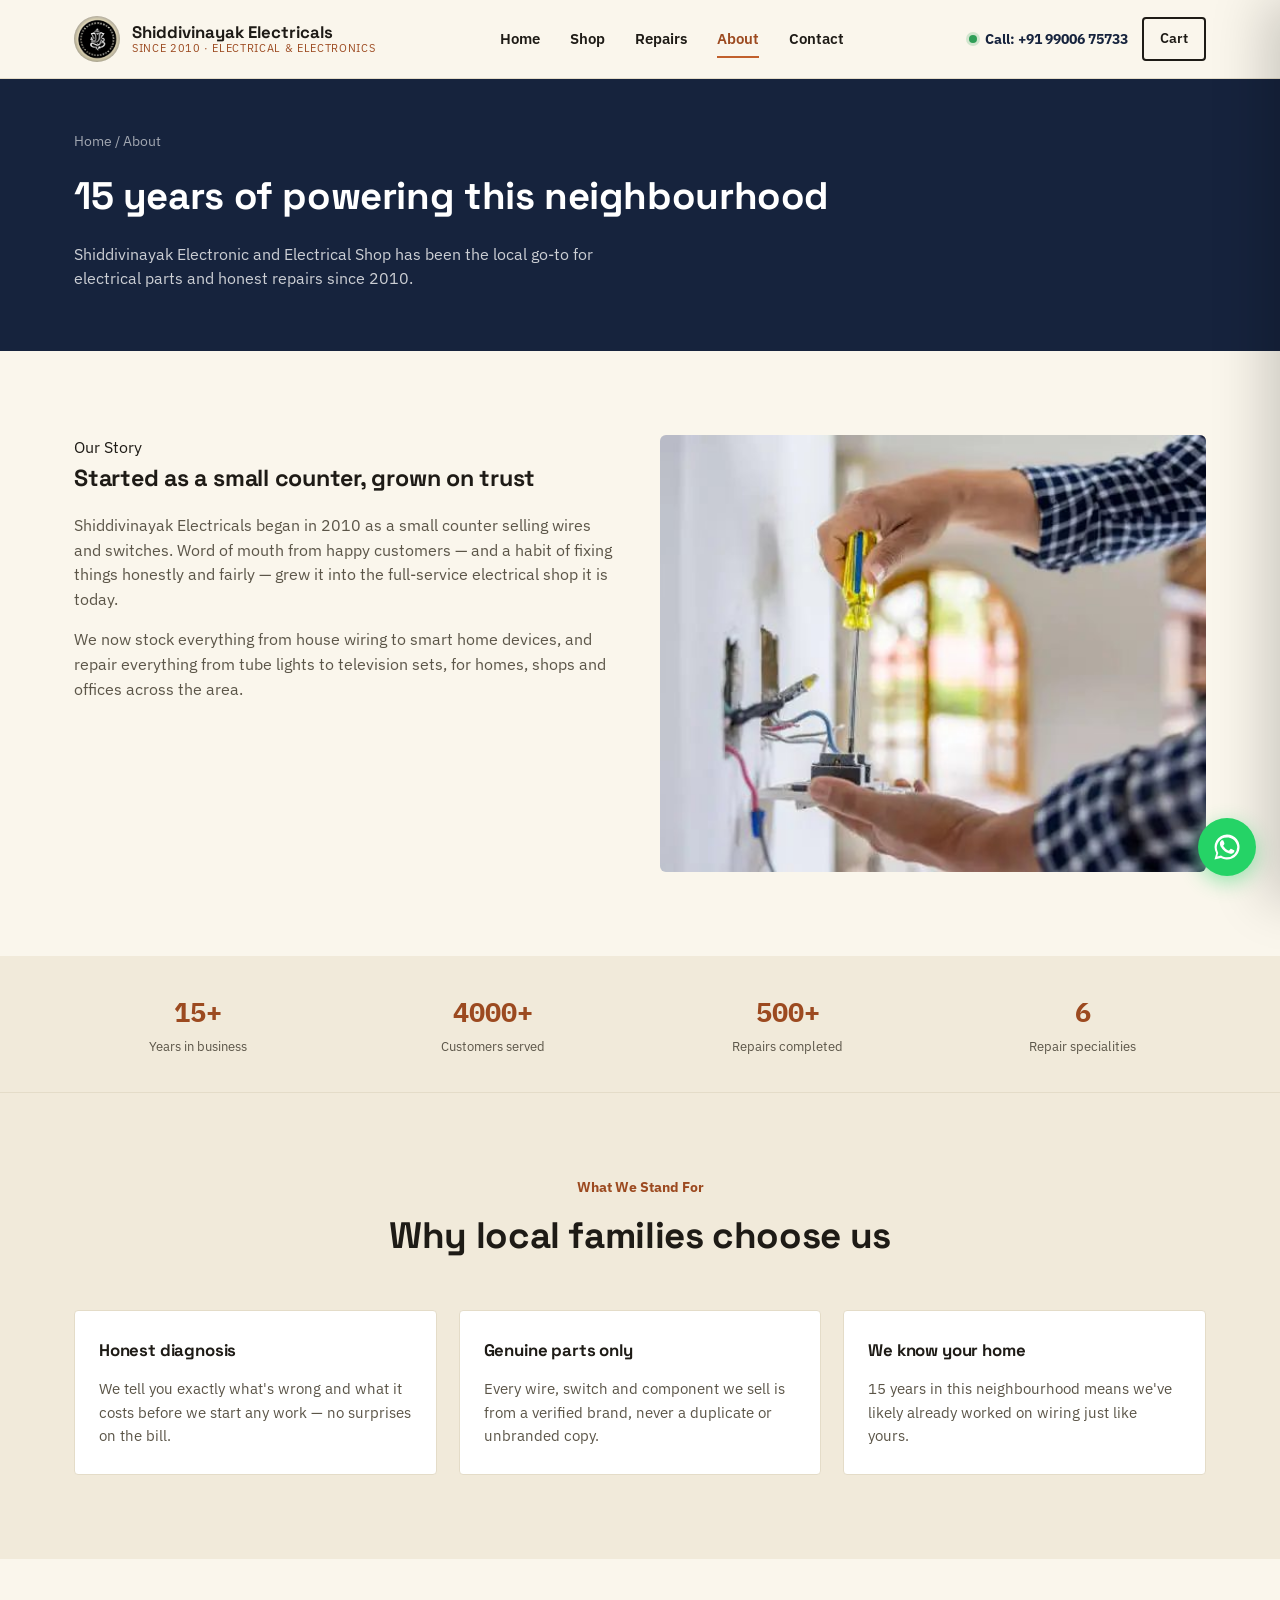
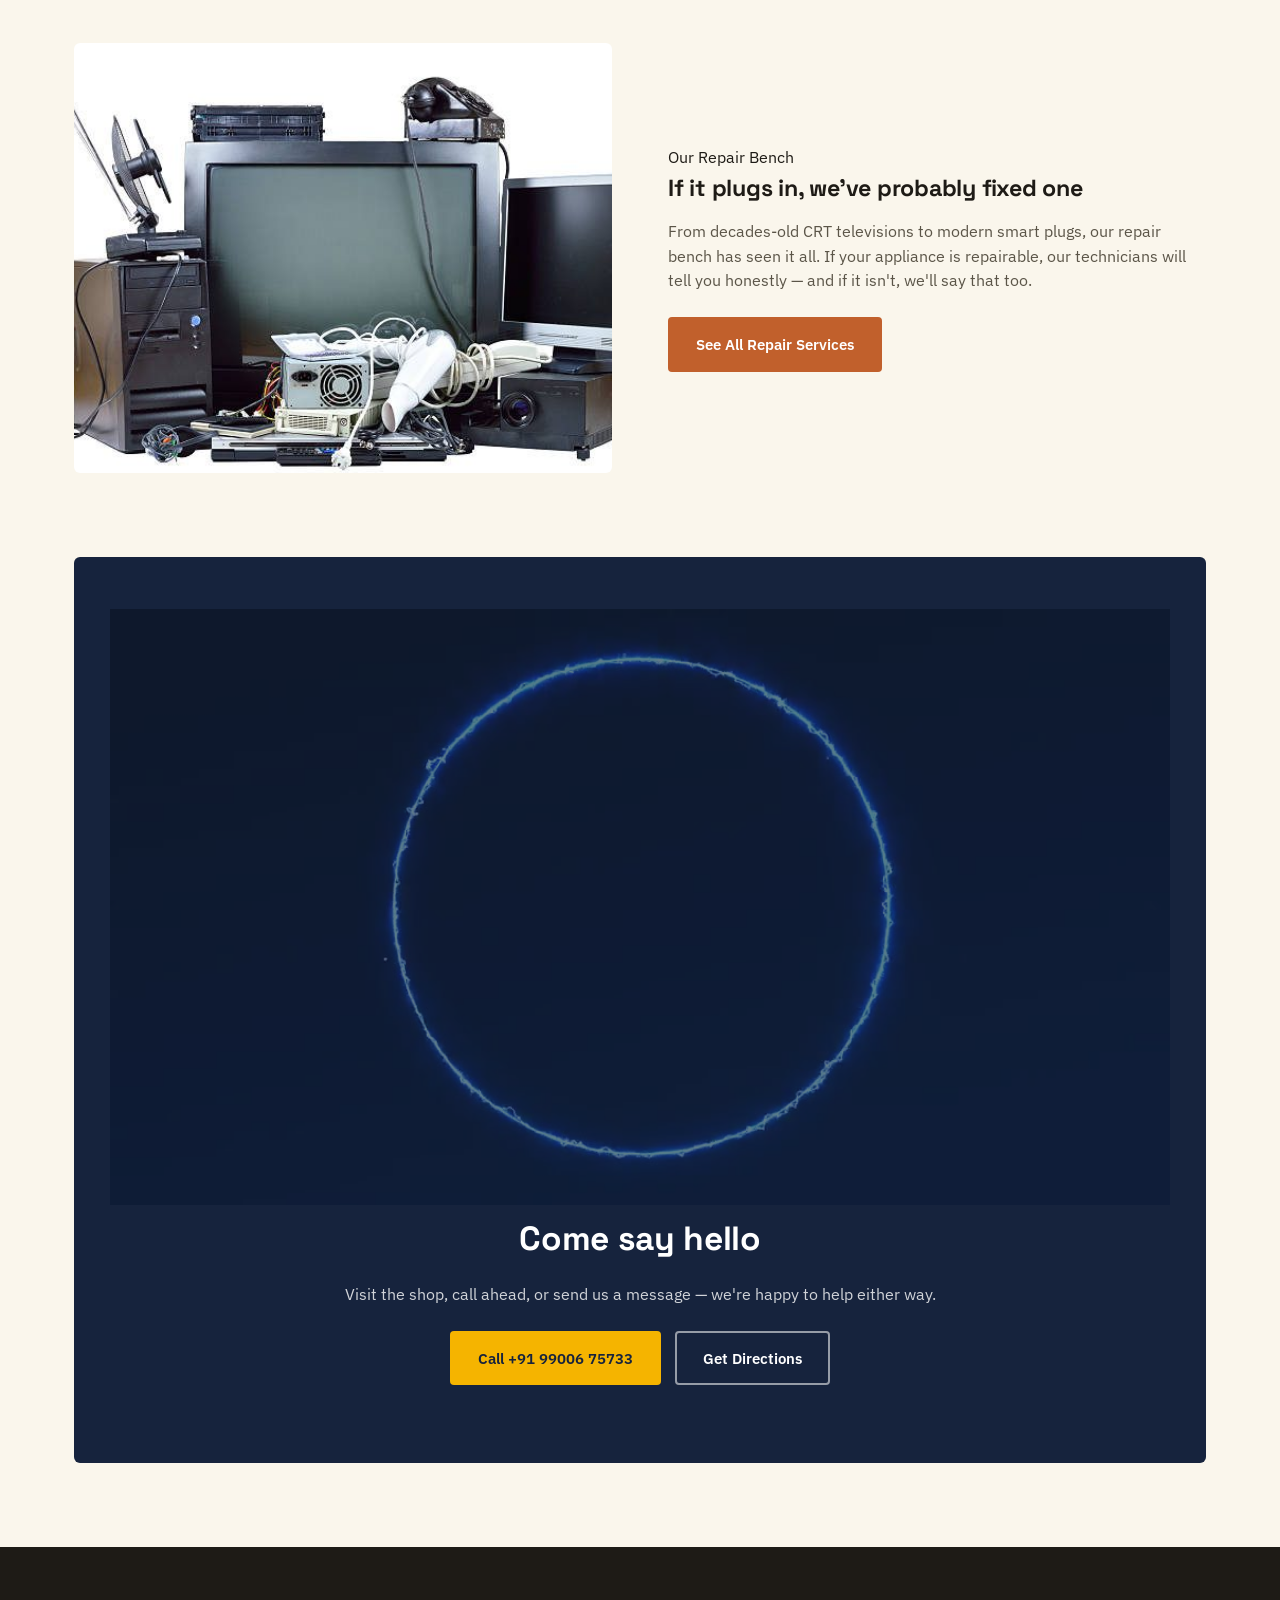
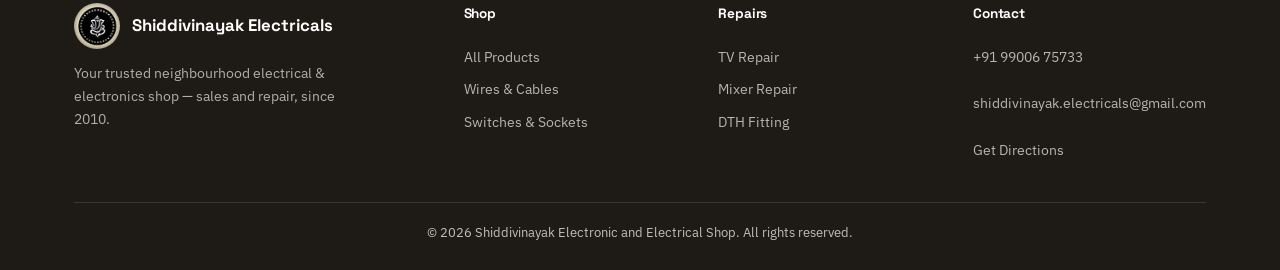
<file: about.html>
<!DOCTYPE html>
<html lang="en">
<head>
<meta charset="UTF-8">
<meta name="viewport" content="width=device-width, initial-scale=1.0">
<title>About Us — Shiddivinayak Electricals</title>
<meta name="description" content="Learn about Shiddivinayak Electricals, a local electrical and electronics shop serving customers in Karnataka since 2010.">
<meta name="author" content="Shiddivinayak Electricals">
<meta name="robots" content="index,follow,max-image-preview:large,max-snippet:-1,max-video-preview:-1">
<meta name="geo.region" content="IN-KA">
<meta name="geo.placename" content="Solapur, Karnataka">
<meta name="geo.position" content="16.269445;74.440237">
<meta name="ICBM" content="16.269445, 74.440237">
<meta property="og:title" content="About Us — Shiddivinayak Electricals">
<meta property="og:description" content="Learn about Shiddivinayak Electricals, a local electrical and electronics shop serving customers in Karnataka since 2010.">
<meta property="og:site_name" content="Shiddivinayak Electricals">
<meta property="og:type" content="website">
<meta property="og:image" content="images/hero-poster.jpg">
<meta name="twitter:card" content="summary_large_image">
<meta name="twitter:image" content="images/hero-poster.jpg">
<link rel="manifest" href="site.webmanifest">
<link rel="preconnect" href="https://fonts.googleapis.com">
<link href="https://fonts.googleapis.com/css2?family=Space+Grotesk:wght@500;700&family=IBM+Plex+Sans:wght@400;500;600;700&family=IBM+Plex+Mono:wght@500;600&display=swap" rel="stylesheet">
<link rel="stylesheet" href="css/style.css">
</head>
<body>

<header class="site-header">
  <div class="container nav">
    <a href="index.html" class="brand">
      <img src="images/ganesh2.jpg" alt="Shiddivinayak Electricals emblem">
      <span class="brand-text"><span class="name">Shiddivinayak Electricals</span><span class="tagline">SINCE 2010 · ELECTRICAL &amp; ELECTRONICS</span></span>
    </a>
    <nav class="nav-links">
      <a href="index.html">Home</a>
      <a href="shop.html">Shop</a>
      <a href="repairs.html">Repairs</a>
      <a href="about.html" class="active">About</a>
      <a href="contact.html">Contact</a>
    </nav>
    <div class="nav-right">
      <a href="tel:+919900675733" class="call-chip"><span class="dot"></span>Call: +91 99006 75733</a>
      <a href="cart.html" class="btn btn-outline btn-sm">Cart</a>
      <button class="nav-toggle" aria-label="Open menu"><span></span><span></span><span></span></button>
    </div>
  </div>
</header>

<div class="scrim"></div>
<aside class="mobile-menu">
  <div class="mobile-menu-head">
    <span class="brand"><img src="images/ganesh2.jpg" alt=""><span class="brand-text"><span class="name">Shiddivinayak</span></span></span>
    <button class="mobile-menu-close" aria-label="Close menu">✕</button>
  </div>
  <a href="index.html">Home</a>
  <a href="shop.html">Shop</a>
  <a href="repairs.html">Repairs</a>
  <a href="about.html" class="active">About</a>
  <a href="contact.html">Contact</a>
  <a href="user-login.html">Login</a>
  <div style="margin-top:22px;"><a href="tel:+919900675733" class="btn btn-copper btn-block">Call Now</a></div>
</aside>

<div class="page-header">
  <div class="container">
    <div class="breadcrumb"><a href="index.html">Home</a> / About</div>
    <h1>15 years of powering this neighbourhood</h1>
    <p>Shiddivinayak Electronic and Electrical Shop has been the local go-to for electrical parts and honest repairs since 2010.</p>
  </div>
</div>

<section>
  <div class="container grid-2">
    <div>
      <span class="kicker">Our Story</span>
      <h2>Started as a small counter, grown on trust</h2>
      <p style="color:var(--ink-soft);margin-top:16px;">Shiddivinayak Electricals began in 2010 as a small counter selling wires and switches. Word of mouth from happy customers — and a habit of fixing things honestly and fairly — grew it into the full-service electrical shop it is today.</p>
      <p style="color:var(--ink-soft);margin-top:14px;">We now stock everything from house wiring to smart home devices, and repair everything from tube lights to television sets, for homes, shops and offices across the area.</p>
    </div>
    <div>
      <img src="images/electrician.jpg" alt="Electrician at work" style="border-radius:6px;width:100%;aspect-ratio:4/3.2;object-fit:cover;">
    </div>
  </div>
</section>

<div class="stats-strip">
  <div class="container stats-grid">
    <div class="stat"><b>15+</b><span>Years in business</span></div>
    <div class="stat"><b>4000+</b><span>Customers served</span></div>
    <div class="stat"><b>500+</b><span>Repairs completed</span></div>
    <div class="stat"><b>6</b><span>Repair specialities</span></div>
  </div>
</div>

<section class="bg-deep">
  <div class="container">
    <div class="section-head center">
      <span class="kicker">What We Stand For</span>
      <h2>Why local families choose us</h2>
    </div>
    <div class="repair-grid">
      <div class="repair-card">
        <h3>Honest diagnosis</h3>
        <p>We tell you exactly what's wrong and what it costs before we start any work — no surprises on the bill.</p>
      </div>
      <div class="repair-card">
        <h3>Genuine parts only</h3>
        <p>Every wire, switch and component we sell is from a verified brand, never a duplicate or unbranded copy.</p>
      </div>
      <div class="repair-card">
        <h3>We know your home</h3>
        <p>15 years in this neighbourhood means we've likely already worked on wiring just like yours.</p>
      </div>
    </div>
  </div>
</section>

<section>
  <div class="container feature-split">
    <div><img src="images/elec.jpg" alt="Old appliances awaiting repair"></div>
    <div>
      <span class="kicker">Our Repair Bench</span>
      <h2>If it plugs in, we've probably fixed one</h2>
      <p style="color:var(--ink-soft);margin-top:12px;">From decades-old CRT televisions to modern smart plugs, our repair bench has seen it all. If your appliance is repairable, our technicians will tell you honestly — and if it isn't, we'll say that too.</p>
      <div style="margin-top:24px;"><a href="repairs.html" class="btn btn-copper">See All Repair Services</a></div>
    </div>
  </div>
</section>

<div class="container cta-wrap">
  <div class="cta-band">
    <video class="cta-band-video" autoplay muted loop playsinline poster="images/spark-poster.jpg">
      <source src="videos/spark-ring.mp4" type="video/mp4">
    </video>
    <h2>Come say hello</h2>
    <p>Visit the shop, call ahead, or send us a message — we're happy to help either way.</p>
    <div class="hero-actions">
      <a href="tel:+919900675733" class="btn btn-voltage">Call +91 99006 75733</a>
      <a href="https://www.google.com/maps/dir/?api=1&destination=16.269445,74.440237" target="_blank" rel="noopener" class="btn btn-outline-light">Get Directions</a>
    </div>
  </div>
</div>

<footer>
  <div class="container">
    <div class="footer-grid">
      <div class="footer-brand">
        <span class="brand"><img src="images/ganesh2.jpg" alt=""><span class="brand-text"><span class="name">Shiddivinayak Electricals</span></span></span>
        <p>Your trusted neighbourhood electrical &amp; electronics shop — sales and repair, since 2010.</p>
      </div>
      <div class="footer-col"><h4>Shop</h4><a href="shop.html">All Products</a><a href="shop.html">Wires &amp; Cables</a><a href="shop.html">Switches &amp; Sockets</a></div>
      <div class="footer-col"><h4>Repairs</h4><a href="repairs.html">TV Repair</a><a href="repairs.html">Mixer Repair</a><a href="repairs.html#dth">DTH Fitting</a></div>
      <div class="footer-col"><h4>Contact</h4><p>+91 99006 75733</p><p>shiddivinayak.electricals@gmail.com</p><a href="https://www.google.com/maps/dir/?api=1&destination=16.269445,74.440237" target="_blank" rel="noopener">Get Directions</a></div>
    </div>
    <div class="footer-bottom">© 2026 Shiddivinayak Electronic and Electrical Shop. All rights reserved.</div>
  </div>
</footer>

<a href="https://wa.me/919900675733?text=Hi%2C%20I%20have%20an%20enquiry%20from%20your%20website" class="whatsapp-float" aria-label="Chat on WhatsApp" target="_blank" rel="noopener">
  <svg viewBox="0 0 24 24" fill="currentColor"><path d="M17.5 14.4c-.3-.1-1.7-.9-2-.9-.3-.1-.5-.1-.7.1-.2.3-.8.9-1 1.1-.2.2-.3.2-.6.1-.3-.1-1.3-.5-2.4-1.5-.9-.8-1.5-1.8-1.7-2.1-.2-.3 0-.5.1-.6.1-.1.3-.3.4-.5.1-.2.2-.3.3-.5.1-.2 0-.4 0-.5C10 9 9.4 7.6 9.1 7c-.2-.5-.4-.4-.6-.4h-.5c-.2 0-.5.1-.7.3-.3.3-1 1-1 2.4s1 2.8 1.2 3c.1.2 2 3.1 4.9 4.3.7.3 1.2.5 1.6.6.7.2 1.3.2 1.8.1.5-.1 1.7-.7 1.9-1.3.2-.7.2-1.2.2-1.3-.1-.1-.3-.2-.6-.3Z"/><path d="M12 2a10 10 0 0 0-8.6 15L2 22l5.1-1.3A10 10 0 1 0 12 2Zm0 18.2c-1.6 0-3.1-.4-4.5-1.2l-.3-.2-3 .8.8-2.9-.2-.3A8.2 8.2 0 1 1 20.2 12 8.2 8.2 0 0 1 12 20.2Z"/></svg>
</a>
<script src="js/main.js"></script>
</body>
</html>
</file>
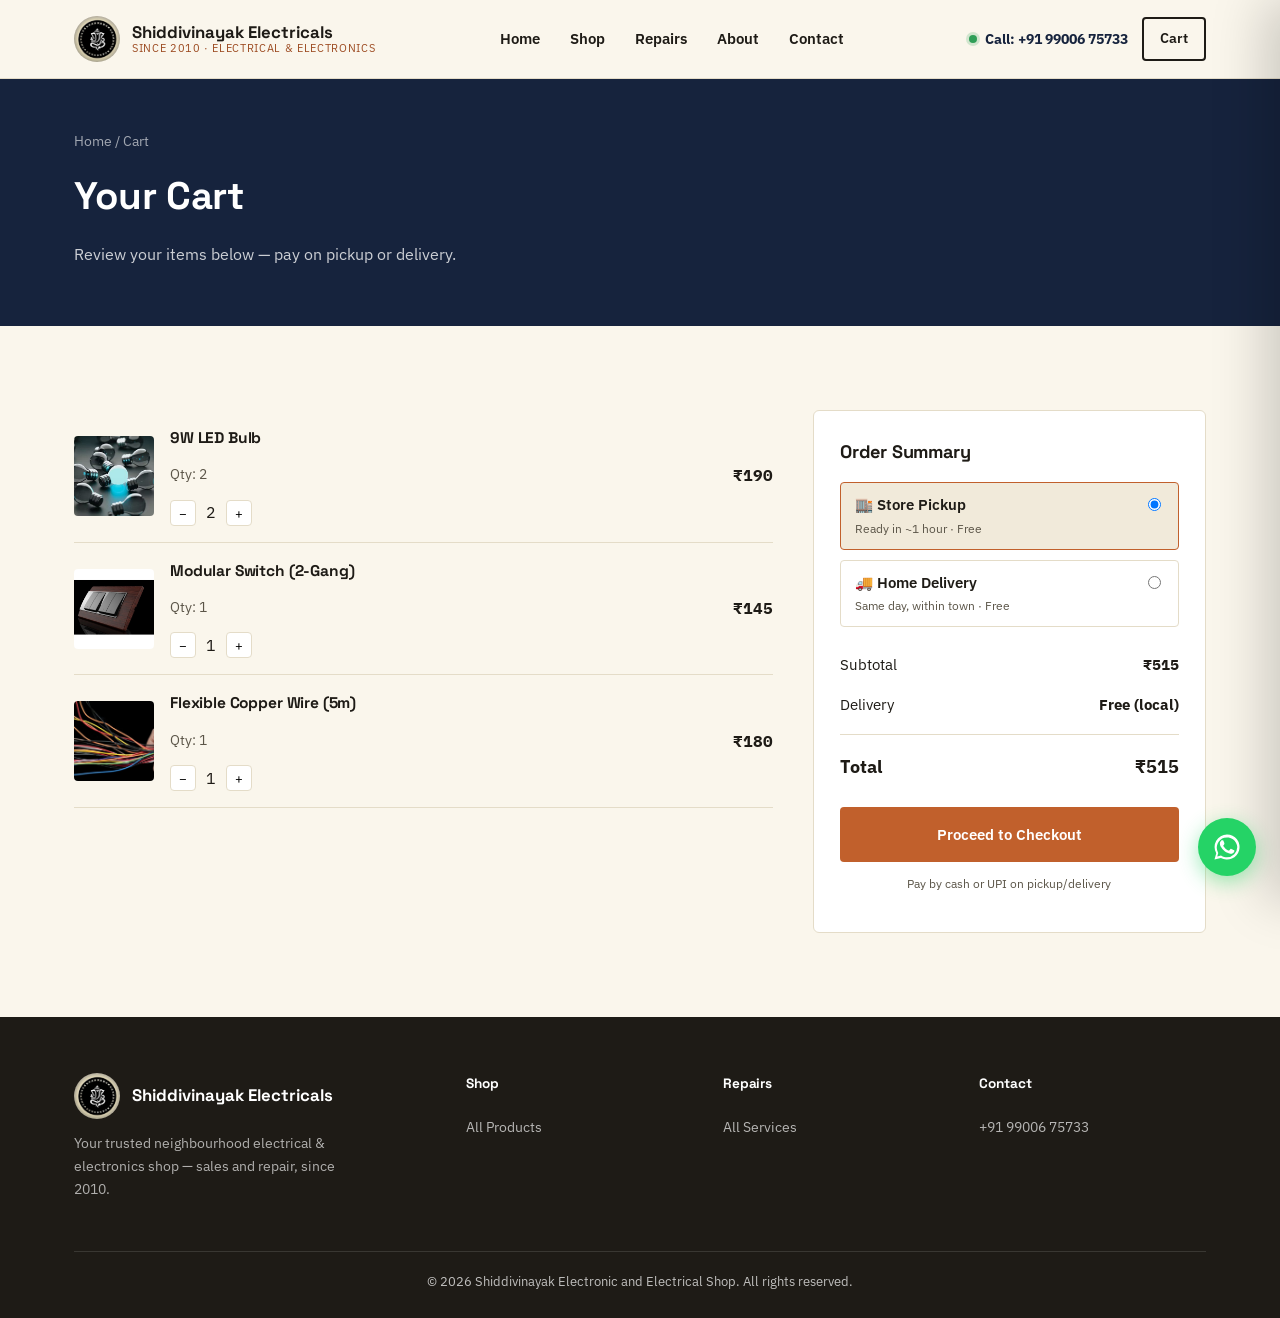
<file: cart.html>
<!DOCTYPE html>
<html lang="en">
<head>
<meta charset="UTF-8">
<meta name="viewport" content="width=device-width, initial-scale=1.0">
<title>Your Cart — Shiddivinayak Electricals</title>
<meta name="description" content="Review your selected products from Shiddivinayak Electricals.">
<meta name="author" content="Shiddivinayak Electricals">
<meta name="robots" content="noindex,nofollow,max-image-preview:large,max-snippet:-1,max-video-preview:-1">
<meta name="geo.region" content="IN-KA">
<meta name="geo.placename" content="Solapur, Karnataka">
<meta name="geo.position" content="16.269445;74.440237">
<meta name="ICBM" content="16.269445, 74.440237">
<meta property="og:title" content="Your Cart — Shiddivinayak Electricals">
<meta property="og:description" content="Review your selected products from Shiddivinayak Electricals.">
<meta property="og:site_name" content="Shiddivinayak Electricals">
<meta property="og:type" content="website">
<meta property="og:image" content="images/hero-poster.jpg">
<meta name="twitter:card" content="summary_large_image">
<meta name="twitter:image" content="images/hero-poster.jpg">
<link rel="manifest" href="site.webmanifest">
<link rel="preconnect" href="https://fonts.googleapis.com">
<link href="https://fonts.googleapis.com/css2?family=Space+Grotesk:wght@500;700&family=IBM+Plex+Sans:wght@400;500;600;700&family=IBM+Plex+Mono:wght@500;600&display=swap" rel="stylesheet">
<link rel="stylesheet" href="css/style.css">
</head>
<body>

<header class="site-header">
  <div class="container nav">
    <a href="index.html" class="brand">
      <img src="images/ganesh2.jpg" alt="Shiddivinayak Electricals emblem">
      <span class="brand-text"><span class="name">Shiddivinayak Electricals</span><span class="tagline">SINCE 2010 · ELECTRICAL &amp; ELECTRONICS</span></span>
    </a>
    <nav class="nav-links">
      <a href="index.html">Home</a>
      <a href="shop.html">Shop</a>
      <a href="repairs.html">Repairs</a>
      <a href="about.html">About</a>
      <a href="contact.html">Contact</a>
    </nav>
    <div class="nav-right">
      <a href="tel:+919900675733" class="call-chip"><span class="dot"></span>Call: +91 99006 75733</a>
      <a href="cart.html" class="btn btn-outline btn-sm">Cart</a>
      <button class="nav-toggle" aria-label="Open menu"><span></span><span></span><span></span></button>
    </div>
  </div>
</header>

<div class="scrim"></div>
<aside class="mobile-menu">
  <div class="mobile-menu-head">
    <span class="brand"><img src="images/ganesh2.jpg" alt=""><span class="brand-text"><span class="name">Shiddivinayak</span></span></span>
    <button class="mobile-menu-close" aria-label="Close menu">✕</button>
  </div>
  <a href="index.html">Home</a>
  <a href="shop.html">Shop</a>
  <a href="repairs.html">Repairs</a>
  <a href="about.html">About</a>
  <a href="contact.html">Contact</a>
  <a href="user-login.html">Login</a>
</aside>

<div class="page-header">
  <div class="container">
    <div class="breadcrumb"><a href="index.html">Home</a> / Cart</div>
    <h1>Your Cart</h1>
    <p>Review your items below — pay on pickup or delivery.</p>
  </div>
</div>

<section>
  <div class="container cart-layout">
    <div>
      <div class="cart-row">
        <img src="images/light.jpg" alt="LED Bulb">
        <div>
          <h4>9W LED Bulb</h4>
          <p class="muted">Qty: 2</p>
          <div class="qty-box"><button>−</button><span>2</span><button>+</button></div>
        </div>
        <div style="text-align:right;"><strong style="font-family:var(--mono);">₹190</strong></div>
      </div>
      <div class="cart-row">
        <img src="images/switch.jpg" alt="3-Pin Switch">
        <div>
          <h4>Modular Switch (2-Gang)</h4>
          <p class="muted">Qty: 1</p>
          <div class="qty-box"><button>−</button><span>1</span><button>+</button></div>
        </div>
        <div style="text-align:right;"><strong style="font-family:var(--mono);">₹145</strong></div>
      </div>
      <div class="cart-row">
        <img src="images/wires.jpg" alt="Flexible Copper Wire">
        <div>
          <h4>Flexible Copper Wire (5m)</h4>
          <p class="muted">Qty: 1</p>
          <div class="qty-box"><button>−</button><span>1</span><button>+</button></div>
        </div>
        <div style="text-align:right;"><strong style="font-family:var(--mono);">₹180</strong></div>
      </div>
    </div>

    <aside class="cart-summary">
      <h3 style="margin-bottom:16px;">Order Summary</h3>

      <div class="delivery-toggle">
        <label class="delivery-option active">
          <input type="radio" name="delivery" value="pickup" checked onchange="setDeliveryMode(this)">
          <span class="opt-title">🏬 Store Pickup</span>
          <span class="opt-sub">Ready in ~1 hour · Free</span>
        </label>
        <label class="delivery-option">
          <input type="radio" name="delivery" value="delivery" onchange="setDeliveryMode(this)">
          <span class="opt-title">🚚 Home Delivery</span>
          <span class="opt-sub">Same day, within town · Free</span>
        </label>
      </div>

      <div class="row"><span>Subtotal</span><b style="font-family:var(--mono);">₹515</b></div>
      <div class="row"><span>Delivery</span><b id="deliveryFee">Free (local)</b></div>
      <hr>
      <div class="row total"><span>Total</span><b style="font-family:var(--mono);">₹515</b></div>
      <a href="contact.html" class="btn btn-copper btn-block" style="margin-top:18px;">Proceed to Checkout</a>
      <p style="font-size:.78rem;color:var(--ink-soft);margin-top:12px;text-align:center;">Pay by cash or UPI on pickup/delivery</p>
    </aside>
  </div>
</section>

<footer>
  <div class="container">
    <div class="footer-grid">
      <div class="footer-brand">
        <span class="brand"><img src="images/ganesh2.jpg" alt=""><span class="brand-text"><span class="name">Shiddivinayak Electricals</span></span></span>
        <p>Your trusted neighbourhood electrical &amp; electronics shop — sales and repair, since 2010.</p>
      </div>
      <div class="footer-col"><h4>Shop</h4><a href="shop.html">All Products</a></div>
      <div class="footer-col"><h4>Repairs</h4><a href="repairs.html">All Services</a></div>
      <div class="footer-col"><h4>Contact</h4><p>+91 99006 75733</p></div>
    </div>
    <div class="footer-bottom">© 2026 Shiddivinayak Electronic and Electrical Shop. All rights reserved.</div>
  </div>
</footer>

<a href="https://wa.me/919900675733?text=Hi%2C%20I%20have%20an%20enquiry%20from%20your%20website" class="whatsapp-float" aria-label="Chat on WhatsApp" target="_blank" rel="noopener">
  <svg viewBox="0 0 24 24" fill="currentColor"><path d="M17.5 14.4c-.3-.1-1.7-.9-2-.9-.3-.1-.5-.1-.7.1-.2.3-.8.9-1 1.1-.2.2-.3.2-.6.1-.3-.1-1.3-.5-2.4-1.5-.9-.8-1.5-1.8-1.7-2.1-.2-.3 0-.5.1-.6.1-.1.3-.3.4-.5.1-.2.2-.3.3-.5.1-.2 0-.4 0-.5C10 9 9.4 7.6 9.1 7c-.2-.5-.4-.4-.6-.4h-.5c-.2 0-.5.1-.7.3-.3.3-1 1-1 2.4s1 2.8 1.2 3c.1.2 2 3.1 4.9 4.3.7.3 1.2.5 1.6.6.7.2 1.3.2 1.8.1.5-.1 1.7-.7 1.9-1.3.2-.7.2-1.2.2-1.3-.1-.1-.3-.2-.6-.3Z"/><path d="M12 2a10 10 0 0 0-8.6 15L2 22l5.1-1.3A10 10 0 1 0 12 2Zm0 18.2c-1.6 0-3.1-.4-4.5-1.2l-.3-.2-3 .8.8-2.9-.2-.3A8.2 8.2 0 1 1 20.2 12 8.2 8.2 0 0 1 12 20.2Z"/></svg>
</a>
<script src="js/main.js"></script>
</body>
</html>
</file>
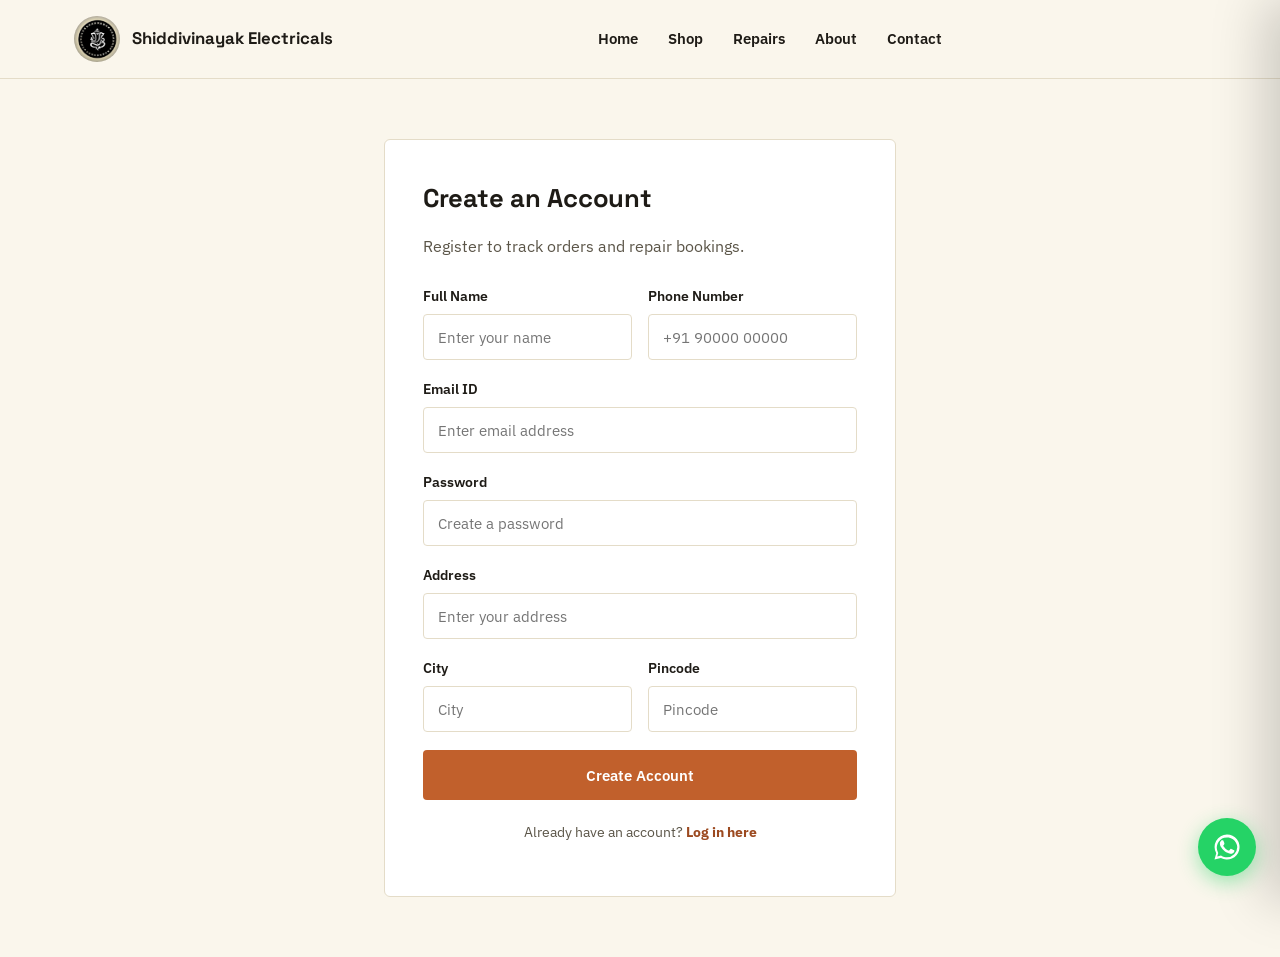
<file: registor.html>
<!DOCTYPE html>
<html lang="en">
<head>
<meta charset="UTF-8">
<meta name="viewport" content="width=device-width, initial-scale=1.0">
<title>Register — Shiddivinayak Electricals</title>
<meta name="description" content="Create an account with Shiddivinayak Electricals.">
<meta name="author" content="Shiddivinayak Electricals">
<meta name="robots" content="noindex,nofollow,max-image-preview:large,max-snippet:-1,max-video-preview:-1">
<meta name="geo.region" content="IN-KA">
<meta name="geo.placename" content="Solapur, Karnataka">
<meta name="geo.position" content="16.269445;74.440237">
<meta name="ICBM" content="16.269445, 74.440237">
<meta property="og:title" content="Register — Shiddivinayak Electricals">
<meta property="og:description" content="Create an account with Shiddivinayak Electricals.">
<meta property="og:site_name" content="Shiddivinayak Electricals">
<meta property="og:type" content="website">
<meta property="og:image" content="images/hero-poster.jpg">
<meta name="twitter:card" content="summary_large_image">
<meta name="twitter:image" content="images/hero-poster.jpg">
<link rel="manifest" href="site.webmanifest">
<link rel="preconnect" href="https://fonts.googleapis.com">
<link href="https://fonts.googleapis.com/css2?family=Space+Grotesk:wght@500;700&family=IBM+Plex+Sans:wght@400;500;600;700&family=IBM+Plex+Mono:wght@500;600&display=swap" rel="stylesheet">
<link rel="stylesheet" href="css/style.css">
</head>
<body>

<header class="site-header">
  <div class="container nav">
    <a href="index.html" class="brand">
      <img src="images/ganesh2.jpg" alt="Shiddivinayak Electricals emblem">
      <span class="brand-text"><span class="name">Shiddivinayak Electricals</span></span>
    </a>
    <nav class="nav-links">
      <a href="index.html">Home</a>
      <a href="shop.html">Shop</a>
      <a href="repairs.html">Repairs</a>
      <a href="about.html">About</a>
      <a href="contact.html">Contact</a>
    </nav>
    <div class="nav-right">
      <button class="nav-toggle" aria-label="Open menu"><span></span><span></span><span></span></button>
    </div>
  </div>
</header>

<div class="scrim"></div>
<aside class="mobile-menu">
  <div class="mobile-menu-head">
    <span class="brand"><img src="images/ganesh2.jpg" alt=""><span class="brand-text"><span class="name">Shiddivinayak</span></span></span>
    <button class="mobile-menu-close" aria-label="Close menu">✕</button>
  </div>
  <a href="index.html">Home</a>
  <a href="shop.html">Shop</a>
  <a href="repairs.html">Repairs</a>
  <a href="about.html">About</a>
  <a href="contact.html">Contact</a>
</aside>

<section style="padding:60px 0;">
  <div class="container" style="max-width:560px;">
    <div style="background:#fff;border:1px solid var(--line);border-radius:6px;padding:38px;">
      <h1 style="font-size:1.6rem;margin-bottom:6px;">Create an Account</h1>
      <p style="color:var(--ink-soft);margin-bottom:26px;">Register to track orders and repair bookings.</p>
      <form id="registerForm" data-demo-form data-success-message="Account created — you can now log in." onsubmit="setTimeout(()=>location.href='user-login.html',600)">
        <div class="grid-2" style="gap:16px;">
          <div class="field"><label for="fullname">Full Name</label><input type="text" id="fullname" placeholder="Enter your name" required></div>
          <div class="field"><label for="phone">Phone Number</label><input type="tel" id="phone" placeholder="+91 90000 00000" required></div>
        </div>
        <div class="field"><label for="email">Email ID</label><input type="email" id="email" placeholder="Enter email address" required></div>
        <div class="field"><label for="password2">Password</label><input type="password" id="password2" placeholder="Create a password" required></div>
        <div class="field"><label for="address">Address</label><input type="text" id="address" placeholder="Enter your address" required></div>
        <div class="grid-2" style="gap:16px;">
          <div class="field"><label for="city">City</label><input type="text" id="city" placeholder="City" required></div>
          <div class="field"><label for="pincode">Pincode</label><input type="text" id="pincode" placeholder="Pincode" required></div>
        </div>
        <button type="submit" class="btn btn-copper btn-block">Create Account</button>
      </form>
      <p class="auth-switch">Already have an account? <a href="user-login.html">Log in here</a></p>
    </div>
  </div>
</section>

<a href="https://wa.me/919900675733?text=Hi%2C%20I%20have%20an%20enquiry%20from%20your%20website" class="whatsapp-float" aria-label="Chat on WhatsApp" target="_blank" rel="noopener">
  <svg viewBox="0 0 24 24" fill="currentColor"><path d="M17.5 14.4c-.3-.1-1.7-.9-2-.9-.3-.1-.5-.1-.7.1-.2.3-.8.9-1 1.1-.2.2-.3.2-.6.1-.3-.1-1.3-.5-2.4-1.5-.9-.8-1.5-1.8-1.7-2.1-.2-.3 0-.5.1-.6.1-.1.3-.3.4-.5.1-.2.2-.3.3-.5.1-.2 0-.4 0-.5C10 9 9.4 7.6 9.1 7c-.2-.5-.4-.4-.6-.4h-.5c-.2 0-.5.1-.7.3-.3.3-1 1-1 2.4s1 2.8 1.2 3c.1.2 2 3.1 4.9 4.3.7.3 1.2.5 1.6.6.7.2 1.3.2 1.8.1.5-.1 1.7-.7 1.9-1.3.2-.7.2-1.2.2-1.3-.1-.1-.3-.2-.6-.3Z"/><path d="M12 2a10 10 0 0 0-8.6 15L2 22l5.1-1.3A10 10 0 1 0 12 2Zm0 18.2c-1.6 0-3.1-.4-4.5-1.2l-.3-.2-3 .8.8-2.9-.2-.3A8.2 8.2 0 1 1 20.2 12 8.2 8.2 0 0 1 12 20.2Z"/></svg>
</a>
<script src="js/main.js"></script>
</body>
</html>
</file>
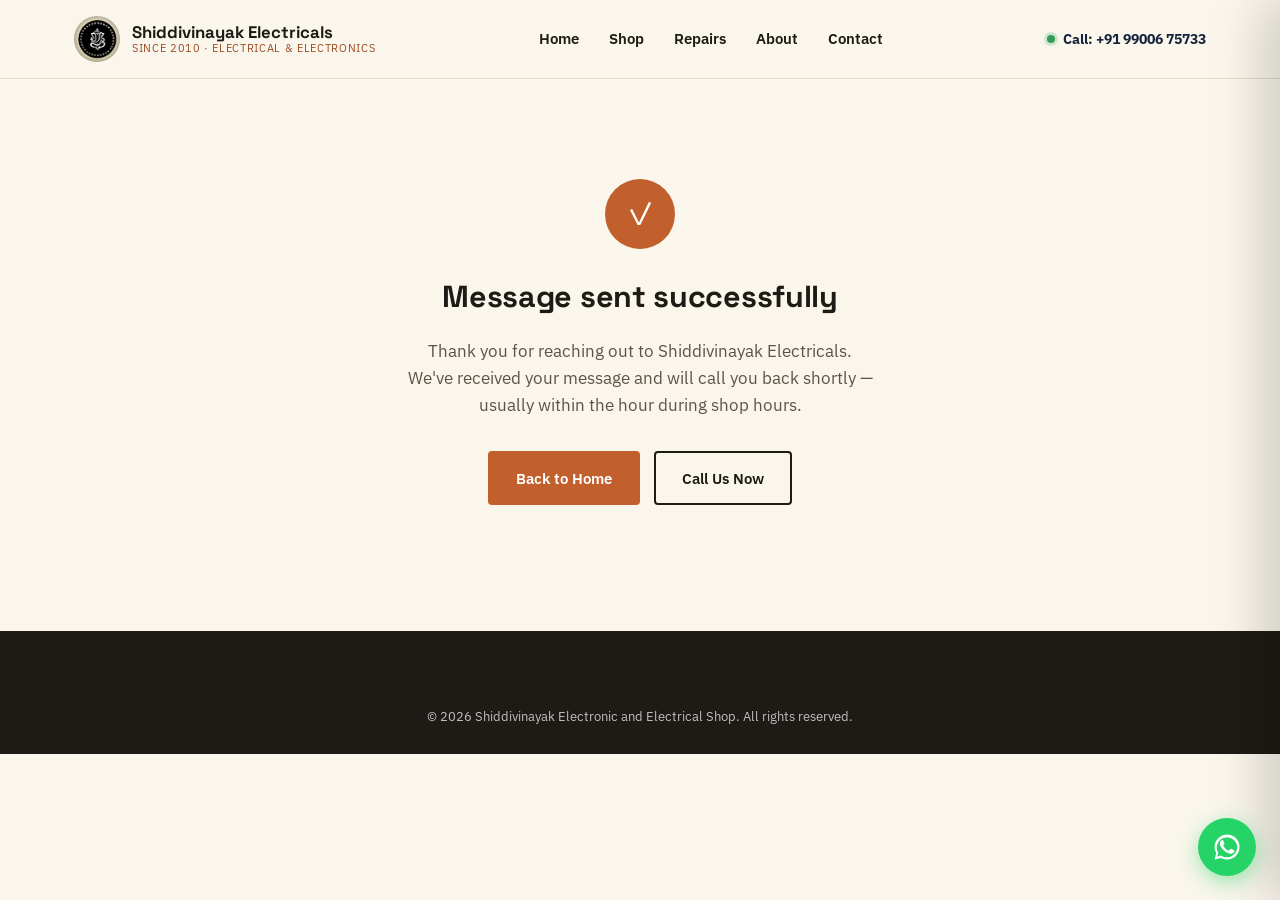
<file: thank-you.html>
<!DOCTYPE html>
<html lang="en">
<head>
<meta charset="UTF-8">
<meta name="viewport" content="width=device-width, initial-scale=1.0">
<title>Message Sent — Shiddivinayak Electricals</title>
<meta name="description" content="Thank you for contacting Shiddivinayak Electricals.">
<meta name="author" content="Shiddivinayak Electricals">
<meta name="robots" content="noindex,nofollow,max-image-preview:large,max-snippet:-1,max-video-preview:-1">
<meta name="geo.region" content="IN-KA">
<meta name="geo.placename" content="Solapur, Karnataka">
<meta name="geo.position" content="16.269445;74.440237">
<meta name="ICBM" content="16.269445, 74.440237">
<meta property="og:title" content="Message Sent — Shiddivinayak Electricals">
<meta property="og:description" content="Thank you for contacting Shiddivinayak Electricals.">
<meta property="og:site_name" content="Shiddivinayak Electricals">
<meta property="og:type" content="website">
<meta property="og:image" content="images/hero-poster.jpg">
<meta name="twitter:card" content="summary_large_image">
<meta name="twitter:image" content="images/hero-poster.jpg">
<link rel="manifest" href="site.webmanifest">
<link rel="preconnect" href="https://fonts.googleapis.com">
<link href="https://fonts.googleapis.com/css2?family=Space+Grotesk:wght@500;700&family=IBM+Plex+Sans:wght@400;500;600;700&family=IBM+Plex+Mono:wght@500;600&display=swap" rel="stylesheet">
<link rel="stylesheet" href="css/style.css">
</head>
<body>

<header class="site-header">
  <div class="container nav">
    <a href="index.html" class="brand">
      <img src="images/ganesh2.jpg" alt="Shiddivinayak Electricals emblem">
      <span class="brand-text"><span class="name">Shiddivinayak Electricals</span><span class="tagline">SINCE 2010 · ELECTRICAL &amp; ELECTRONICS</span></span>
    </a>
    <nav class="nav-links">
      <a href="index.html">Home</a>
      <a href="shop.html">Shop</a>
      <a href="repairs.html">Repairs</a>
      <a href="about.html">About</a>
      <a href="contact.html">Contact</a>
    </nav>
    <div class="nav-right">
      <a href="tel:+919900675733" class="call-chip"><span class="dot"></span>Call: +91 99006 75733</a>
      <button class="nav-toggle" aria-label="Open menu"><span></span><span></span><span></span></button>
    </div>
  </div>
</header>

<div class="scrim"></div>
<aside class="mobile-menu">
  <div class="mobile-menu-head">
    <span class="brand"><img src="images/ganesh2.jpg" alt=""><span class="brand-text"><span class="name">Shiddivinayak</span></span></span>
    <button class="mobile-menu-close" aria-label="Close menu">✕</button>
  </div>
  <a href="index.html">Home</a>
  <a href="shop.html">Shop</a>
  <a href="repairs.html">Repairs</a>
  <a href="about.html">About</a>
  <a href="contact.html">Contact</a>
</aside>

<section style="padding:100px 0;text-align:center;">
  <div class="container" style="max-width:520px;">
    <div style="width:70px;height:70px;border-radius:50%;background:var(--copper);color:#fff;display:flex;align-items:center;justify-content:center;font-size:2rem;margin:0 auto 24px;">✓</div>
    <h1 style="font-size:1.9rem;margin-bottom:14px;">Message sent successfully</h1>
    <p style="color:var(--ink-soft);font-size:1.05rem;margin-bottom:32px;">Thank you for reaching out to Shiddivinayak Electricals. We've received your message and will call you back shortly — usually within the hour during shop hours.</p>
    <div class="hero-actions" style="justify-content:center;">
      <a href="index.html" class="btn btn-copper">Back to Home</a>
      <a href="tel:+919900675733" class="btn btn-outline">Call Us Now</a>
    </div>
  </div>
</section>

<footer>
  <div class="container">
    <div class="footer-bottom">© 2026 Shiddivinayak Electronic and Electrical Shop. All rights reserved.</div>
  </div>
</footer>

<a href="https://wa.me/919900675733?text=Hi%2C%20I%20have%20an%20enquiry%20from%20your%20website" class="whatsapp-float" aria-label="Chat on WhatsApp" target="_blank" rel="noopener">
  <svg viewBox="0 0 24 24" fill="currentColor"><path d="M17.5 14.4c-.3-.1-1.7-.9-2-.9-.3-.1-.5-.1-.7.1-.2.3-.8.9-1 1.1-.2.2-.3.2-.6.1-.3-.1-1.3-.5-2.4-1.5-.9-.8-1.5-1.8-1.7-2.1-.2-.3 0-.5.1-.6.1-.1.3-.3.4-.5.1-.2.2-.3.3-.5.1-.2 0-.4 0-.5C10 9 9.4 7.6 9.1 7c-.2-.5-.4-.4-.6-.4h-.5c-.2 0-.5.1-.7.3-.3.3-1 1-1 2.4s1 2.8 1.2 3c.1.2 2 3.1 4.9 4.3.7.3 1.2.5 1.6.6.7.2 1.3.2 1.8.1.5-.1 1.7-.7 1.9-1.3.2-.7.2-1.2.2-1.3-.1-.1-.3-.2-.6-.3Z"/><path d="M12 2a10 10 0 0 0-8.6 15L2 22l5.1-1.3A10 10 0 1 0 12 2Zm0 18.2c-1.6 0-3.1-.4-4.5-1.2l-.3-.2-3 .8.8-2.9-.2-.3A8.2 8.2 0 1 1 20.2 12 8.2 8.2 0 0 1 12 20.2Z"/></svg>
</a>

<script src="js/main.js"></script>
</body>
</html>
</file>
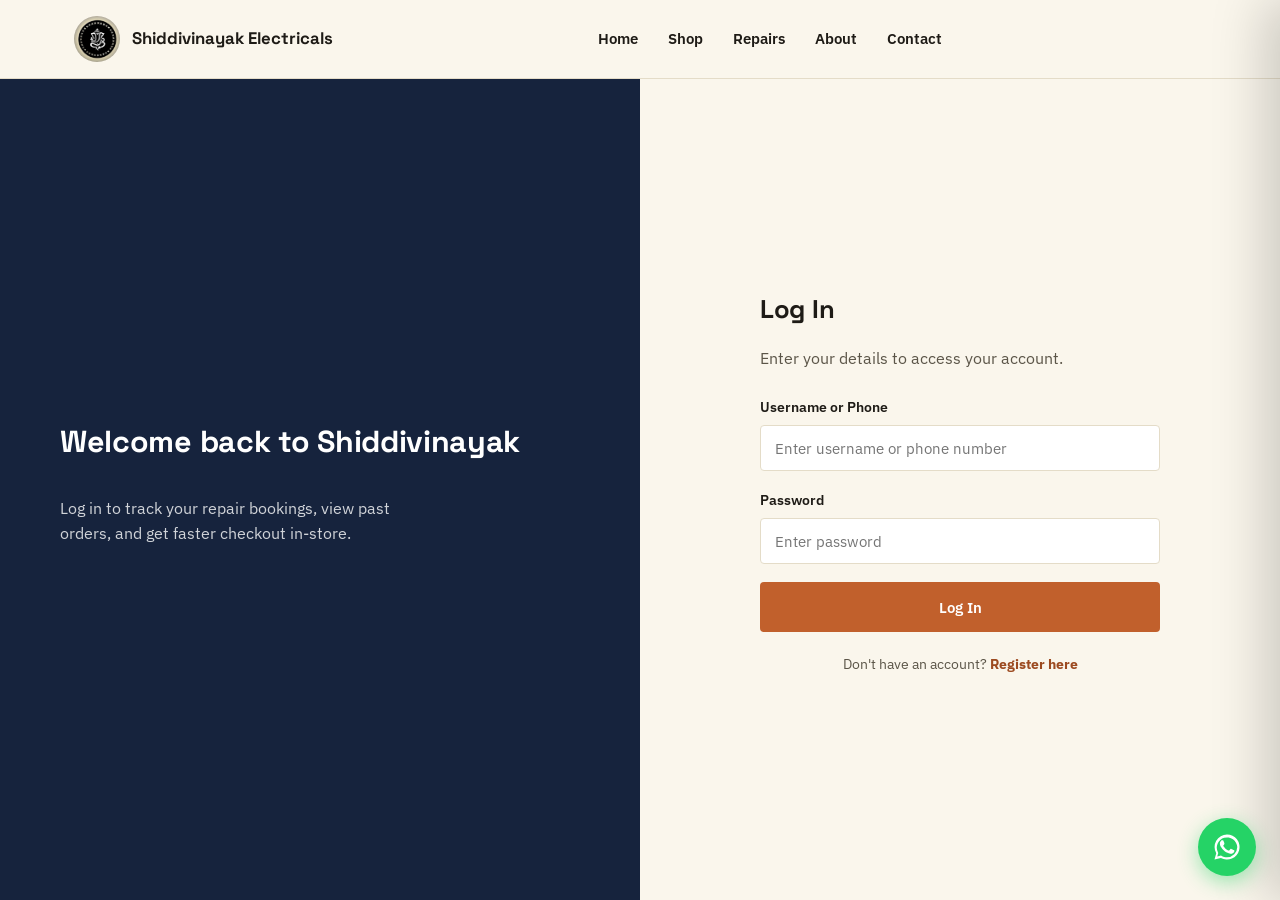
<file: user-login.html>
<!DOCTYPE html>
<html lang="en">
<head>
<meta charset="UTF-8">
<meta name="viewport" content="width=device-width, initial-scale=1.0">
<title>Log In — Shiddivinayak Electricals</title>
<meta name="description" content="Log in to your Shiddivinayak Electricals account.">
<meta name="author" content="Shiddivinayak Electricals">
<meta name="robots" content="noindex,nofollow,max-image-preview:large,max-snippet:-1,max-video-preview:-1">
<meta name="geo.region" content="IN-KA">
<meta name="geo.placename" content="Solapur, Karnataka">
<meta name="geo.position" content="16.269445;74.440237">
<meta name="ICBM" content="16.269445, 74.440237">
<meta property="og:title" content="Log In — Shiddivinayak Electricals">
<meta property="og:description" content="Log in to your Shiddivinayak Electricals account.">
<meta property="og:site_name" content="Shiddivinayak Electricals">
<meta property="og:type" content="website">
<meta property="og:image" content="images/hero-poster.jpg">
<meta name="twitter:card" content="summary_large_image">
<meta name="twitter:image" content="images/hero-poster.jpg">
<link rel="manifest" href="site.webmanifest">
<link rel="preconnect" href="https://fonts.googleapis.com">
<link href="https://fonts.googleapis.com/css2?family=Space+Grotesk:wght@500;700&family=IBM+Plex+Sans:wght@400;500;600;700&family=IBM+Plex+Mono:wght@500;600&display=swap" rel="stylesheet">
<link rel="stylesheet" href="css/style.css">
</head>
<body>

<header class="site-header">
  <div class="container nav">
    <a href="index.html" class="brand">
      <img src="images/ganesh2.jpg" alt="Shiddivinayak Electricals emblem">
      <span class="brand-text"><span class="name">Shiddivinayak Electricals</span></span>
    </a>
    <nav class="nav-links">
      <a href="index.html">Home</a>
      <a href="shop.html">Shop</a>
      <a href="repairs.html">Repairs</a>
      <a href="about.html">About</a>
      <a href="contact.html">Contact</a>
    </nav>
    <div class="nav-right">
      <button class="nav-toggle" aria-label="Open menu"><span></span><span></span><span></span></button>
    </div>
  </div>
</header>

<div class="scrim"></div>
<aside class="mobile-menu">
  <div class="mobile-menu-head">
    <span class="brand"><img src="images/ganesh2.jpg" alt=""><span class="brand-text"><span class="name">Shiddivinayak</span></span></span>
    <button class="mobile-menu-close" aria-label="Close menu">✕</button>
  </div>
  <a href="index.html">Home</a>
  <a href="shop.html">Shop</a>
  <a href="repairs.html">Repairs</a>
  <a href="about.html">About</a>
  <a href="contact.html">Contact</a>
</aside>

<div class="auth-wrap">
  <div class="auth-side">
    <h2>Welcome back to Shiddivinayak</h2>
    <p>Log in to track your repair bookings, view past orders, and get faster checkout in-store.</p>
  </div>
  <div class="auth-form-panel">
    <div class="auth-form">
      <h1>Log In</h1>
      <p class="sub">Enter your details to access your account.</p>
      <form id="loginForm" data-demo-form data-success-message="Login successful — redirecting you to the homepage." onsubmit="setTimeout(()=>location.href='index.html',600)">
        <div class="field">
          <label for="username">Username or Phone</label>
          <input type="text" id="username" placeholder="Enter username or phone number" required>
        </div>
        <div class="field">
          <label for="password">Password</label>
          <input type="password" id="password" placeholder="Enter password" required>
        </div>
        <button type="submit" class="btn btn-copper btn-block">Log In</button>
      </form>
      <p class="auth-switch">Don't have an account? <a href="registor.html">Register here</a></p>
    </div>
  </div>
</div>

<a href="https://wa.me/919900675733?text=Hi%2C%20I%20have%20an%20enquiry%20from%20your%20website" class="whatsapp-float" aria-label="Chat on WhatsApp" target="_blank" rel="noopener">
  <svg viewBox="0 0 24 24" fill="currentColor"><path d="M17.5 14.4c-.3-.1-1.7-.9-2-.9-.3-.1-.5-.1-.7.1-.2.3-.8.9-1 1.1-.2.2-.3.2-.6.1-.3-.1-1.3-.5-2.4-1.5-.9-.8-1.5-1.8-1.7-2.1-.2-.3 0-.5.1-.6.1-.1.3-.3.4-.5.1-.2.2-.3.3-.5.1-.2 0-.4 0-.5C10 9 9.4 7.6 9.1 7c-.2-.5-.4-.4-.6-.4h-.5c-.2 0-.5.1-.7.3-.3.3-1 1-1 2.4s1 2.8 1.2 3c.1.2 2 3.1 4.9 4.3.7.3 1.2.5 1.6.6.7.2 1.3.2 1.8.1.5-.1 1.7-.7 1.9-1.3.2-.7.2-1.2.2-1.3-.1-.1-.3-.2-.6-.3Z"/><path d="M12 2a10 10 0 0 0-8.6 15L2 22l5.1-1.3A10 10 0 1 0 12 2Zm0 18.2c-1.6 0-3.1-.4-4.5-1.2l-.3-.2-3 .8.8-2.9-.2-.3A8.2 8.2 0 1 1 20.2 12 8.2 8.2 0 0 1 12 20.2Z"/></svg>
</a>
<script src="js/main.js"></script>
</body>
</html>
</file>
<file: css/style.css>
/* ==========================================================================
   Shiddivinayak Electricals — shared stylesheet
   Design tokens: paper cream + copper wire + voltage amber + circuit navy
   ========================================================================== */

:root{
  --paper:#FAF6EC;
  --paper-deep:#F1EADA;
  --ink:#1E1B16;
  --ink-soft:#5B5548;
  --copper:#C1602C;
  --copper-deep:#9C4A20;
  --voltage:#F5B400;
  --navy:#16233D;
  --navy-soft:#223252;
  --line:#E4DCC8;
  --card:#FFFFFF;

  --display:"Space Grotesk",sans-serif;
  --body:"IBM Plex Sans",sans-serif;
  --mono:"IBM Plex Mono",monospace;

  --radius:4px;
  --container:1180px;
}

*{box-sizing:border-box}
html{scroll-behavior:smooth;overflow-x:hidden}
body{
  margin:0;
  background:var(--paper);
  color:var(--ink);
  font-family:var(--body);
  line-height:1.6;
  font-size:15.5px;
  overflow-x:hidden;
}
img{max-width:100%;display:block}
a{color:inherit;text-decoration:none}
ul{list-style:none;margin:0;padding:0}
button,input,select,textarea{font-family:inherit}
button{cursor:pointer}
h1,h2,h3,h4{font-family:var(--display);margin:0;font-weight:700;letter-spacing:-.01em;color:var(--ink)}

.container{max-width:var(--container);margin:0 auto;padding:0 24px}
section{padding:84px 0}
@media(max-width:768px){section{padding:52px 0}}

/* Respect reduced motion globally */
@media(prefers-reduced-motion:reduce){
  *{animation-duration:0.001ms !important;animation-iteration-count:1 !important;transition-duration:0.001ms !important;scroll-behavior:auto !important}
}

/* ---------- Buttons ---------- */
.btn{
  display:inline-flex;align-items:center;gap:9px;
  padding:13px 26px;
  font-weight:600;font-size:.95rem;
  border-radius:var(--radius);
  border:2px solid transparent;
  transition:transform .15s ease, background .15s ease, border-color .15s ease;
}
.btn:active{transform:scale(.98)}
.btn-copper{background:var(--copper);color:#fff}
.btn-copper:hover{background:var(--copper-deep)}
.btn-voltage{background:var(--voltage);color:var(--navy)}
.btn-voltage:hover{background:#e0a600}
.btn-outline{background:transparent;border-color:var(--ink);color:var(--ink)}
.btn-outline:hover{background:var(--ink);color:var(--paper)}
.btn-outline-light{background:transparent;border-color:rgba(255,255,255,.55);color:#fff}
.btn-outline-light:hover{background:rgba(255,255,255,.12);border-color:#fff}
.btn-block{width:100%;justify-content:center}
.btn-sm{padding:9px 16px;font-size:.85rem}

/* ---------- Header ---------- */
.site-header{
  position:sticky;top:0;z-index:100;
  background:rgba(250,246,236,.92);
  backdrop-filter:blur(10px);
  border-bottom:1px solid var(--line);
}
.nav{display:flex;align-items:center;justify-content:space-between;height:78px;gap:20px}
.brand{display:flex;align-items:center;gap:12px}
.brand img{width:46px;height:46px;border-radius:50%;object-fit:cover;flex-shrink:0}
.brand-text{display:flex;flex-direction:column;line-height:1.15}
.brand-text .name{font-family:var(--display);font-weight:700;font-size:1.05rem;color:var(--ink)}
.brand-text .tagline{font-size:.68rem;letter-spacing:.06em;color:var(--copper-deep)}

.nav-links{display:flex;align-items:center;gap:30px}
.nav-links a{font-weight:600;font-size:.92rem;position:relative;padding:4px 0}
.nav-links a.active,.nav-links a:hover{color:var(--copper-deep)}
.nav-links a.active::after{content:"";position:absolute;left:0;right:0;bottom:-3px;height:2px;background:var(--copper)}

.nav-right{display:flex;align-items:center;gap:14px}
.call-chip{display:flex;align-items:center;gap:8px;font-weight:700;font-size:.88rem;color:var(--navy)}
.call-chip .dot{width:8px;height:8px;border-radius:50%;background:#2f9e57;box-shadow:0 0 0 3px rgba(47,158,87,.2)}

.nav-toggle{display:none;width:42px;height:42px;border:none;background:var(--paper-deep);border-radius:8px;align-items:center;justify-content:center;flex-direction:column;gap:4px}
.nav-toggle span{width:18px;height:2px;background:var(--ink);display:block}
@media(max-width:960px){
  .nav-links{display:none}
  .nav-right .call-chip{display:none}
  .nav-toggle{display:flex}
}

.mobile-menu{
  position:fixed;inset:0 0 0 auto;width:min(310px,85vw);background:var(--paper);z-index:200;
  padding:24px;box-shadow:-16px 0 50px rgba(0,0,0,.18);
  transform:translateX(100%);transition:transform .25s ease;
}
.mobile-menu.open{transform:translateX(0)}
.mobile-menu-head{display:flex;justify-content:space-between;align-items:center;margin-bottom:26px}
.mobile-menu-close{width:34px;height:34px;border:none;background:var(--paper-deep);border-radius:8px;font-size:1.1rem}
.mobile-menu a{display:block;padding:13px 2px;font-weight:600;border-bottom:1px solid var(--line)}
.mobile-menu a.active{color:var(--copper-deep)}
.scrim{display:none;position:fixed;inset:0;background:rgba(20,17,12,.4);z-index:150}
.scrim.open{display:block}

/* ---------- Hero (signature animated moment) ---------- */
.hero{position:relative;overflow:hidden;background:var(--navy);color:#fff}
.hero-video-bg{position:absolute;inset:0;width:100%;height:100%;object-fit:cover;opacity:.32;z-index:0}
.hero-video-tint{position:absolute;inset:0;background:linear-gradient(115deg,var(--navy) 20%,rgba(22,35,61,.75) 60%,rgba(22,35,61,.4));z-index:1}
.hero-grid{display:grid;grid-template-columns:1.05fr .95fr;gap:40px;align-items:center;padding:70px 0 60px;position:relative;z-index:2}
.hero-eyebrow{display:flex;align-items:center;gap:8px;color:var(--voltage);font-weight:700;font-size:.82rem;margin-bottom:18px}
.hero-eyebrow .bolt{width:16px;height:16px}
.hero h1{font-size:clamp(2.1rem,4.2vw,3.15rem);line-height:1.08;color:#fff;margin-bottom:18px}
.hero p.lead{color:rgba(255,255,255,.82);font-size:1.05rem;max-width:460px;margin-bottom:28px}
.hero-actions{display:flex;gap:14px;flex-wrap:wrap;margin-bottom:26px}
.hero-trust{display:flex;gap:26px;flex-wrap:wrap;color:rgba(255,255,255,.75);font-size:.85rem}
.hero-trust b{color:#fff;font-family:var(--mono);font-size:1.05rem;display:block}

.hero-visual{position:relative}
.hero-visual .frame{
  position:relative;border-radius:6px;overflow:hidden;
  aspect-ratio:4/3.1;
  background:#0e1830;
  border:1px solid rgba(255,255,255,.15);
}
.hero-visual .frame img,.hero-visual .frame video{width:100%;height:100%;object-fit:cover}

/* circuit trace svg overlay - the one orchestrated animated moment */
.circuit-trace{position:absolute;inset:0;width:100%;height:100%;pointer-events:none;z-index:3}
.circuit-trace path{
  fill:none;stroke:var(--voltage);stroke-width:2;stroke-linecap:round;
  stroke-dasharray:600;stroke-dashoffset:600;
  animation:draw-trace 2.4s ease forwards .4s;
  filter:drop-shadow(0 0 3px rgba(245,180,0,.7));
}
.circuit-trace circle{
  fill:var(--voltage);opacity:0;
  animation:node-pop .5s ease forwards 2.6s;
  filter:drop-shadow(0 0 5px rgba(245,180,0,.9));
}
@keyframes draw-trace{to{stroke-dashoffset:0}}
@keyframes node-pop{from{opacity:0;transform:scale(0)}to{opacity:1;transform:scale(1)}}

.hero-bg-glow{position:absolute;top:-20%;right:-10%;width:60%;height:140%;background:radial-gradient(circle,rgba(245,180,0,.14),transparent 65%);z-index:1}

@media(max-width:900px){
  .hero-grid{grid-template-columns:1fr;padding-top:40px}
  .hero-visual{order:-1}
}

/* ---------- Stats strip ---------- */
.stats-strip{background:var(--paper-deep);border-bottom:1px solid var(--line)}
.stats-grid{display:grid;grid-template-columns:repeat(4,1fr);padding:34px 0;text-align:center}
.stats-grid .stat b{font-family:var(--mono);font-size:1.7rem;color:var(--copper-deep);display:block}
.stats-grid .stat span{font-size:.8rem;color:var(--ink-soft)}
@media(max-width:700px){.stats-grid{grid-template-columns:repeat(2,1fr);gap:22px}}

/* ---------- Section heads ---------- */
.section-head{max-width:640px;margin:0 0 44px}
.section-head.center{margin-left:auto;margin-right:auto;text-align:center}
.section-head .kicker{color:var(--copper-deep);font-weight:700;font-size:.85rem;margin-bottom:8px;display:block}
.section-head h2{font-size:clamp(1.7rem,3vw,2.3rem)}
.section-head p{color:var(--ink-soft);margin-top:10px;font-size:1.02rem}
.section-head-row{display:flex;justify-content:space-between;align-items:flex-end;gap:20px;margin-bottom:38px}

/* ---------- Category / product "tag ticket" cards ---------- */
.tag-grid{display:grid;grid-template-columns:repeat(3,1fr);gap:26px}
.tag-card{
  background:var(--card);border:1px solid var(--line);border-radius:var(--radius);
  overflow:hidden;position:relative;transition:transform .18s ease,box-shadow .18s ease;
}
.tag-card:hover{box-shadow:0 16px 34px rgba(30,27,22,.12)}
.tilt-grid .tag-card,.tilt-grid .repair-card{will-change:transform;transform-style:preserve-3d}
.hero-visual{will-change:transform;transform-style:preserve-3d}
.tag-card .photo{aspect-ratio:4/3;background:var(--paper-deep);overflow:hidden}
.tag-card .photo img{width:100%;height:100%;object-fit:cover}
.tag-card .punch{
  position:absolute;top:14px;right:14px;width:22px;height:22px;border-radius:50%;
  background:var(--paper);border:1px solid var(--line);z-index:2;
}
.tag-card .body{padding:18px 20px 20px}
.tag-card .body .brand{font-size:.68rem;letter-spacing:.06em;color:var(--ink-soft);font-weight:700;text-transform:uppercase;margin-bottom:4px}
.tag-card .body .cat{font-size:.72rem;letter-spacing:.04em;color:var(--copper-deep);font-weight:700;margin-bottom:5px}
.tag-card .body h3{font-size:1.05rem;margin-bottom:8px}
.tag-card .rating{display:flex;align-items:center;gap:6px;font-size:.78rem;color:var(--ink-soft);margin-bottom:10px}
.tag-card .rating .stars{color:var(--voltage);letter-spacing:1px;font-size:.85rem}
.tag-card .rating .count{color:var(--ink-soft)}
.tag-card .price-row{display:flex;align-items:baseline;gap:8px;margin-bottom:12px;flex-wrap:wrap}
.tag-card .price-row .mrp{font-family:var(--mono);font-size:.85rem;color:var(--ink-soft);text-decoration:line-through;opacity:.75}
.tag-card .price-row .sale{font-family:var(--mono);font-weight:700;color:var(--ink);font-size:1.05rem}
.tag-card .price-row .off{font-size:.7rem;font-weight:700;color:#1c8a4b;background:#e6f6ec;padding:2px 7px;border-radius:999px}
.tag-card .price{font-family:var(--mono);font-weight:600;color:var(--ink)}
.tag-card .foot{display:flex;justify-content:flex-end;align-items:center;gap:10px}
.tag-card .foot:has(.price){justify-content:space-between}

.delivery-banner{
  display:flex;align-items:center;gap:16px;
  background:linear-gradient(90deg,var(--paper-deep),var(--paper));
  border:1px solid var(--line);
  border-radius:var(--radius);
  padding:16px 20px;
  margin-bottom:24px;
}
.delivery-banner > span{font-size:1.6rem;flex:none}
.delivery-banner > div{flex:1;font-size:.92rem;color:var(--ink-soft)}
.delivery-banner > div strong{color:var(--ink)}
.delivery-banner .btn{flex:none}
@media(max-width:640px){.delivery-banner{flex-wrap:wrap}.delivery-banner .btn{width:100%}}

.delivery-toggle{display:flex;flex-direction:column;gap:10px;margin-bottom:18px}
.delivery-option{
  display:flex;flex-direction:column;gap:2px;
  border:1.5px solid var(--line);
  border-radius:var(--radius);
  padding:10px 14px;
  cursor:pointer;
  transition:border-color .15s ease, background .15s ease;
  position:relative;
}
.delivery-option input{position:absolute;top:12px;right:14px}
.delivery-option .opt-title{font-weight:600;font-size:.92rem}
.delivery-option .opt-sub{font-size:.78rem;color:var(--ink-soft)}
.delivery-option:has(input:checked){border-color:var(--copper);background:var(--paper-deep)}
@media(max-width:900px){.tag-grid{grid-template-columns:repeat(2,1fr)}}
@media(max-width:560px){.tag-grid{grid-template-columns:1fr}}

/* ---------- Repair services cards ---------- */
.repair-grid{display:grid;grid-template-columns:repeat(3,1fr);gap:22px}
.repair-card{
  background:var(--card);border:1px solid var(--line);border-radius:var(--radius);
  padding:26px 24px;display:flex;flex-direction:column;gap:14px;
  transition:box-shadow .18s ease;
}
.repair-card:hover{box-shadow:0 16px 34px rgba(30,27,22,.12)}
.repair-card .icon-badge{width:52px;height:52px;border-radius:50%;background:var(--paper-deep);display:flex;align-items:center;justify-content:center}
.repair-card .icon-badge img{width:26px;height:26px}
.repair-card h3{font-size:1.05rem}
.repair-card p{color:var(--ink-soft);font-size:.92rem;margin:0}
.repair-card .book{margin-top:auto;font-weight:700;color:var(--copper-deep);font-size:.88rem;display:inline-flex;align-items:center;gap:6px}
@media(max-width:900px){.repair-grid{grid-template-columns:repeat(2,1fr)}}
@media(max-width:560px){.repair-grid{grid-template-columns:1fr}}

/* ---------- Feature split ---------- */
.feature-split{display:grid;grid-template-columns:1fr 1fr;gap:56px;align-items:center}
.feature-split img{border-radius:6px;width:100%;aspect-ratio:4/3.2;object-fit:cover}
.feature-list{margin-top:22px;display:flex;flex-direction:column;gap:16px}
.feature-list li{display:flex;gap:12px;align-items:flex-start;list-style:none}
.feature-list .check{width:22px;height:22px;border-radius:50%;background:var(--copper);color:#fff;flex-shrink:0;display:flex;align-items:center;justify-content:center;font-size:.75rem;margin-top:2px}
@media(max-width:860px){.feature-split{grid-template-columns:1fr}.feature-split img{order:-1}}

/* ---------- Testimonials ---------- */
.testi-grid{display:grid;grid-template-columns:repeat(3,1fr);gap:22px}
.testi-card{background:var(--card);border:1px solid var(--line);border-radius:var(--radius);padding:24px}
.testi-card .stars{color:var(--voltage);letter-spacing:2px;margin-bottom:12px}
.testi-card p.quote{font-size:.95rem;margin-bottom:18px}
.testi-person{display:flex;align-items:center;gap:10px}
.testi-avatar{width:38px;height:38px;border-radius:50%;background:var(--paper-deep);display:flex;align-items:center;justify-content:center;font-weight:700;font-size:.8rem;color:var(--copper-deep)}
.testi-person .name{font-weight:700;font-size:.9rem}
.testi-person .role{color:var(--ink-soft);font-size:.78rem}
@media(max-width:900px){.testi-grid{grid-template-columns:1fr}}

/* ---------- CTA band ---------- */
.cta-band{background:var(--navy);color:#fff;border-radius:6px;padding:52px 36px;text-align:center;position:relative;overflow:hidden}
.cta-band-video{position:absolute;inset:0;width:100%;height:100%;object-fit:cover;opacity:.4;z-index:0}
.cta-band>*{position:relative;z-index:1}
.cta-band h2{color:#fff;font-size:clamp(1.5rem,3vw,2.1rem);margin-bottom:12px}
.cta-band p{color:rgba(255,255,255,.8);margin-bottom:24px}
.cta-band .hero-actions{justify-content:center}
.cta-wrap{padding-bottom:84px}
@media(max-width:768px){.cta-wrap{padding-bottom:52px}}

/* ---------- Footer ---------- */
footer{background:var(--ink);color:rgba(255,255,255,.72);padding:56px 0 26px}
.footer-grid{display:grid;grid-template-columns:1.6fr repeat(3,1fr);gap:30px;padding-bottom:36px;border-bottom:1px solid rgba(255,255,255,.12)}
.footer-brand .brand-text .name{color:#fff}
.footer-brand p{color:rgba(255,255,255,.65);font-size:.9rem;margin-top:12px;max-width:280px}
.footer-col h4{color:#fff;font-size:.85rem;margin-bottom:16px;font-family:var(--display)}
.footer-col a,.footer-col p{display:block;font-size:.88rem;color:rgba(255,255,255,.68);padding:5px 0}
.footer-bottom{padding-top:20px;text-align:center;font-size:.8rem}
@media(max-width:860px){.footer-grid{grid-template-columns:repeat(2,1fr)}}

/* ---------- Page header (inner pages) ---------- */
.page-header{background:var(--navy);color:#fff;padding:52px 0 44px}
.breadcrumb{color:rgba(255,255,255,.6);font-size:.85rem;margin-bottom:12px}
.breadcrumb a{color:rgba(255,255,255,.6)}
.page-header h1{color:#fff;font-size:clamp(1.8rem,3.4vw,2.4rem);margin-bottom:10px}
.page-header p{color:rgba(255,255,255,.78);max-width:560px}

/* ---------- Shop page ---------- */
.pill-row{display:flex;gap:10px;flex-wrap:wrap;margin-bottom:30px}
.pill{padding:9px 18px;border-radius:var(--radius);border:1px solid var(--line);background:#fff;font-weight:600;font-size:.85rem}
.pill.active{background:var(--copper);border-color:var(--copper);color:#fff}

/* ---------- Contact / forms ---------- */
.field{margin-bottom:18px}
.field label{display:block;font-weight:600;font-size:.86rem;margin-bottom:7px}
.field input,.field select,.field textarea{
  width:100%;padding:12px 14px;border:1px solid var(--line);border-radius:var(--radius);
  font-size:.95rem;font-family:inherit;background:#fff;
}
.field input:focus,.field select:focus,.field textarea:focus{outline:2px solid var(--copper);outline-offset:1px}
.contact-grid{display:grid;grid-template-columns:1fr 1.05fr;gap:48px}
.contact-info-card{background:var(--navy);color:#fff;border-radius:6px;padding:34px}
.contact-info-card h3{color:#fff;margin-bottom:16px}
.contact-info-card .row{display:flex;gap:12px;margin-bottom:18px;font-size:.92rem}
.contact-info-card .row b{display:block;color:var(--voltage);font-size:.78rem;margin-bottom:2px;letter-spacing:.03em}
.map-box{margin-top:20px;border-radius:6px;overflow:hidden;border:1px solid rgba(255,255,255,.15)}
@media(max-width:860px){.contact-grid{grid-template-columns:1fr}}

/* ---------- Cart ---------- */
.cart-layout{display:grid;grid-template-columns:1.6fr .9fr;gap:40px;align-items:flex-start}
.cart-row{display:grid;grid-template-columns:80px 1fr auto;gap:16px;padding:16px 0;border-bottom:1px solid var(--line);align-items:center}
.cart-row img{width:80px;height:80px;object-fit:cover;border-radius:4px;background:var(--paper-deep)}
.cart-row h4{margin:0 0 4px}
.cart-row .muted{color:var(--ink-soft);font-size:.85rem}
.qty-box{display:flex;align-items:center;gap:10px;margin-top:8px}
.qty-box button{width:26px;height:26px;border:1px solid var(--line);background:#fff;border-radius:4px}
.cart-summary{background:var(--card);border:1px solid var(--line);border-radius:6px;padding:26px}
.cart-summary .row{display:flex;justify-content:space-between;padding:8px 0;font-size:.92rem}
.cart-summary hr{border:none;border-top:1px solid var(--line);margin:10px 0}
.cart-summary .total{font-weight:700;font-size:1.1rem}
@media(max-width:860px){.cart-layout{grid-template-columns:1fr}}

/* ---------- Auth ---------- */
.auth-wrap{display:grid;grid-template-columns:1fr 1fr;min-height:calc(100vh - 79px)}
.auth-side{background:var(--navy);color:#fff;padding:60px;display:flex;flex-direction:column;justify-content:center}
.auth-side h2{color:#fff;font-size:1.9rem;margin-bottom:14px}
.auth-side p{color:rgba(255,255,255,.8);max-width:380px}
.auth-form-panel{display:flex;align-items:center;justify-content:center;padding:48px 24px}
.auth-form{width:100%;max-width:400px}
.auth-form h1{font-size:1.6rem;margin-bottom:8px}
.auth-form>p.sub{color:var(--ink-soft);margin-bottom:26px}
.auth-switch{text-align:center;margin-top:20px;font-size:.9rem;color:var(--ink-soft)}
.auth-switch a{color:var(--copper-deep);font-weight:700}
@media(max-width:900px){.auth-wrap{grid-template-columns:1fr}.auth-side{padding:44px 30px}}

/* ---------- misc ---------- */
.bg-deep{background:var(--paper-deep)}
.bg-navy{background:var(--navy);color:#fff}
.bg-navy h2{color:#fff}
.text-center{text-align:center}
.grid-2{display:grid;grid-template-columns:1fr 1fr;gap:40px}
@media(max-width:800px){.grid-2{grid-template-columns:1fr}}

/* ---------- Floating WhatsApp button ---------- */
.whatsapp-float{
  position:fixed;bottom:24px;right:24px;z-index:300;
  width:58px;height:58px;border-radius:50%;
  background:#25D366;color:#fff;
  display:flex;align-items:center;justify-content:center;
  box-shadow:0 6px 20px rgba(37,211,102,.45);
  transition:transform .2s ease;
}
.whatsapp-float:hover{transform:scale(1.08)}
.whatsapp-float svg{width:30px;height:30px}
@media(max-width:600px){.whatsapp-float{width:52px;height:52px;bottom:18px;right:18px}}
</file>
